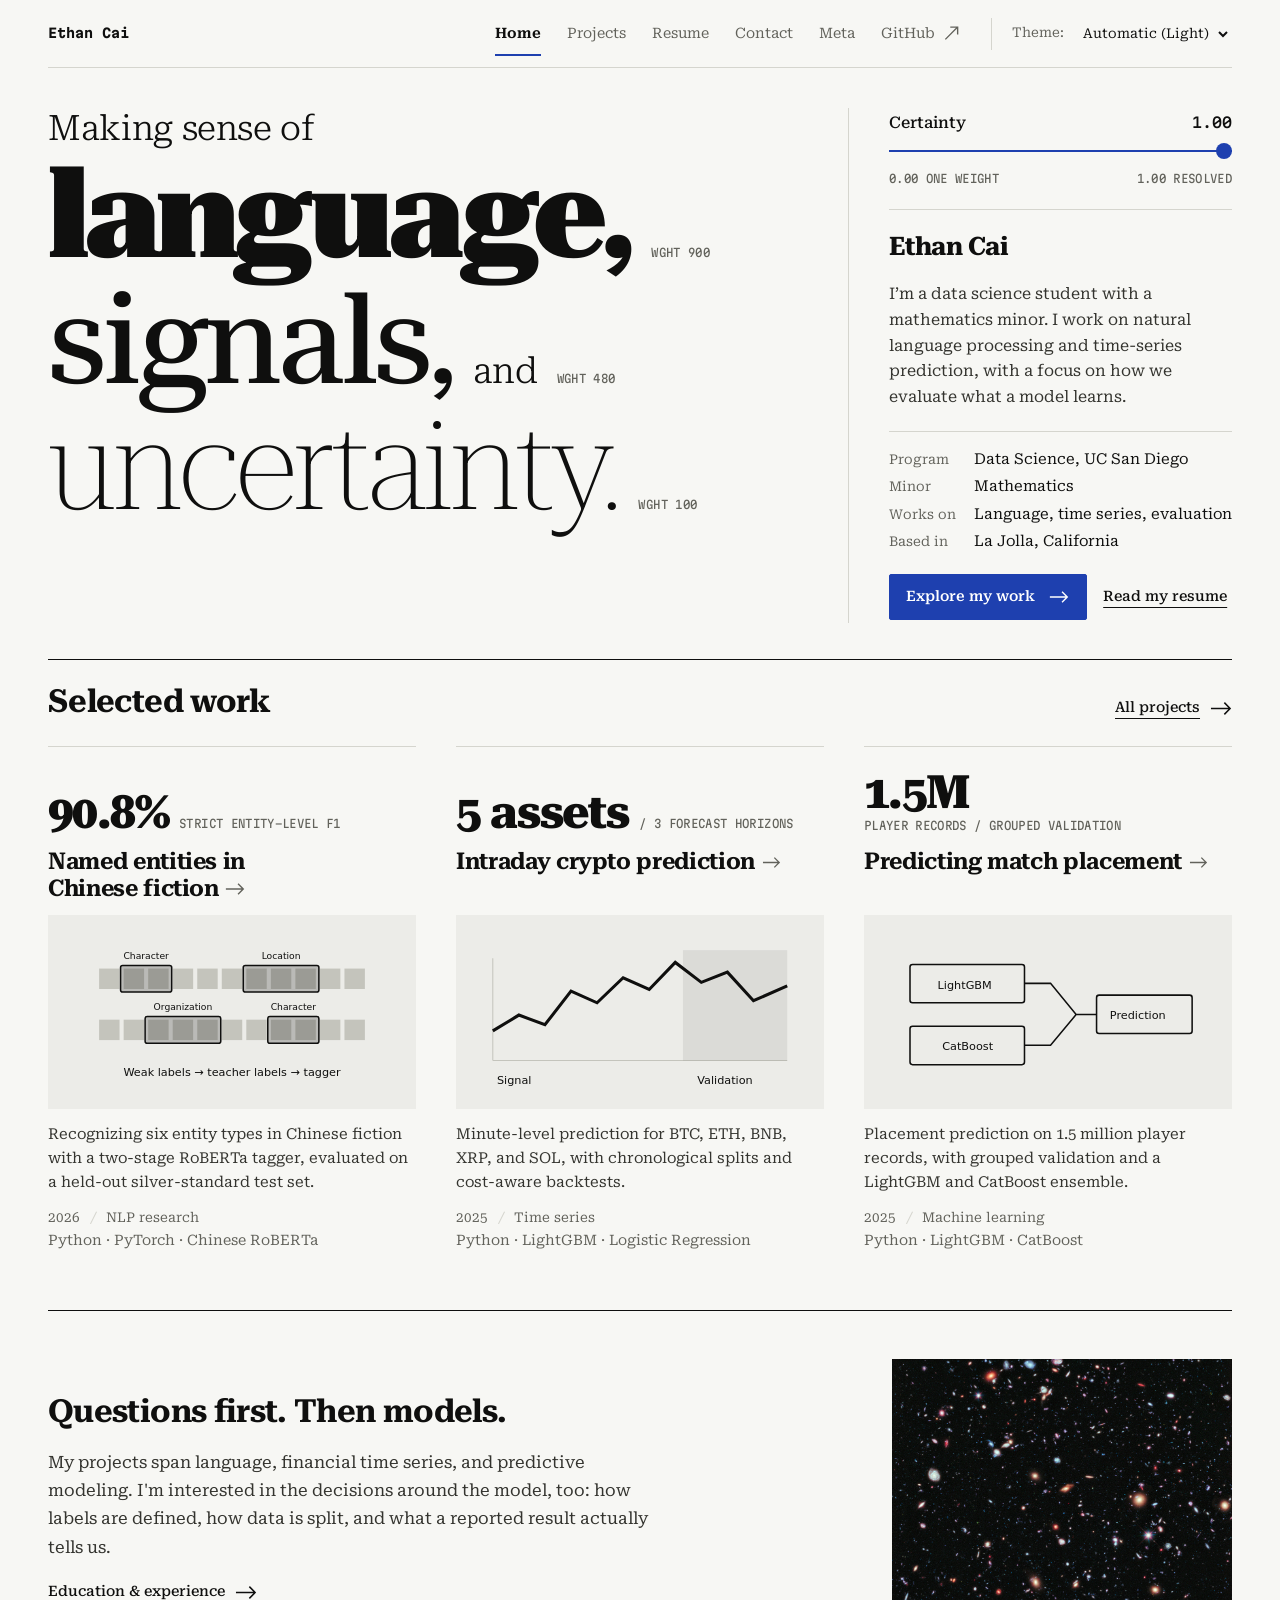
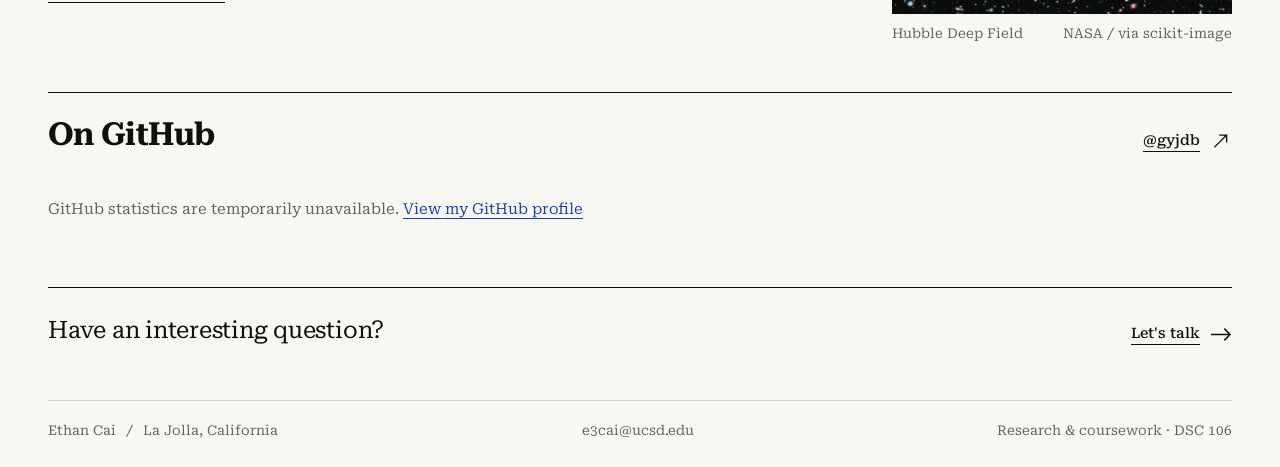
<file: index.html>
<!DOCTYPE html>
<html lang="en">
<head>
  <meta charset="utf-8">
  <meta name="viewport" content="width=device-width, initial-scale=1">
  <meta name="description" content="Ethan Cai — data science, language models, and time-series research at UC San Diego.">
  <title>Ethan Cai — Research &amp; Projects</title>
  <link rel="icon" href="favicon.svg" type="image/svg+xml">
  <link rel="preload" href="fonts/roboto-serif-latin.woff2" as="font" type="font/woff2" crossorigin>
  <link rel="stylesheet" href="style.css">
  <script type="module" src="global.js"></script>
  <script type="module" src="index.js"></script>
</head>
<body>
  <a class="skip-link" href="#main">Skip to main content</a>
  <header class="site-header">
    <a class="wordmark" href="./" aria-label="Ethan Cai, home">Ethan Cai</a>
  </header>
  <main id="main">
    <section class="specimen" aria-labelledby="intro-heading">
      <div class="stage">
        <h1 class="statement" id="intro-heading" aria-label="Making sense of language, signals, and uncertainty.">
          <span class="lead">Making sense of</span>
          <span class="word" style="--to: 900">language,<small aria-hidden="true">wght <b>900</b></small></span>
          <span class="word" style="--to: 480">signals,<span class="and">and</span><small aria-hidden="true">wght <b>480</b></small></span>
          <span class="word" style="--to: 100">uncertainty.<small aria-hidden="true">wght <b>100</b></small></span>
        </h1>
      </div>
      <div class="panel">
        <div class="axis-control">
          <label for="certainty">Certainty</label>
          <output id="certainty-value" for="certainty">1.00</output>
          <input id="certainty" type="range" min="0" max="1" step="0.01" value="1" autocomplete="off">
          <div class="ends" aria-hidden="true"><span>0.00 one weight</span><span>1.00 resolved</span></div>
        </div>
        <h2>Ethan Cai</h2>
        <p>I’m a data science student with a mathematics minor. I work on natural language processing and time-series prediction, with a focus on how we evaluate what a model learns.</p>
        <dl class="facts">
          <div><dt>Program</dt><dd>Data Science, UC San Diego</dd></div>
          <div><dt>Minor</dt><dd>Mathematics</dd></div>
          <div><dt>Works on</dt><dd>Language, time series, evaluation</dd></div>
          <div><dt>Based in</dt><dd>La Jolla, California</dd></div>
        </dl>
        <div class="actions">
          <a class="button" href="projects/">Explore my work <span class="arrow" aria-hidden="true"></span></a>
          <a class="text-link" href="resume/">Read my resume</a>
        </div>
      </div>
    </section>

    <section class="home-work" aria-labelledby="work-heading">
      <div class="section-heading">
        <h2 id="work-heading">Selected work</h2>
        <a class="text-link" href="projects/">All projects <span class="arrow" aria-hidden="true"></span></a>
      </div>
      <div class="projects" aria-live="polite" aria-busy="true"><p class="loading-message">Loading projects...</p></div>
      <noscript><p>Enable JavaScript to load projects and GitHub statistics.</p></noscript>
    </section>

    <section class="about-strip" aria-labelledby="about-heading">
      <div class="about-copy">
        <h2 id="about-heading">Questions first. Then models.</h2>
        <p>My projects span language, financial time series, and predictive modeling. I'm interested in the decisions around the model, too: how labels are defined, how data is split, and what a reported result actually tells us.</p>
        <a class="text-link" href="resume/">Education &amp; experience <span class="arrow" aria-hidden="true"></span></a>
      </div>
      <figure class="about-photo">
        <img src="images/hubble-deep-field.jpg" width="1000" height="872" loading="lazy" alt="A Hubble deep-field photograph showing many distant galaxies scattered across a dark sky.">
        <figcaption><span>Hubble Deep Field</span><span>NASA / via scikit-image</span></figcaption>
      </figure>
    </section>

    <section class="github-profile" aria-labelledby="github-heading">
      <div class="section-heading">
        <h2 id="github-heading">On GitHub</h2>
        <a class="text-link" href="https://github.com/gyjdb">@gyjdb <span class="arrow out" aria-hidden="true"></span></a>
      </div>
      <div id="profile-stats" aria-live="polite" aria-busy="true"><p class="loading-message">Loading GitHub statistics...</p></div>
    </section>
    <section class="contact-strip" aria-label="Get in touch"><p>Have an interesting question?</p><a class="text-link" href="contact/">Let's talk <span class="arrow" aria-hidden="true"></span></a></section>
  </main>
  <footer class="site-footer"><p>Ethan Cai <span aria-hidden="true">/</span> La Jolla, California</p><a href="mailto:e3cai@ucsd.edu">e3cai@ucsd.edu</a><p>Research &amp; coursework · DSC 106</p></footer>
</body>
</html>
</file>
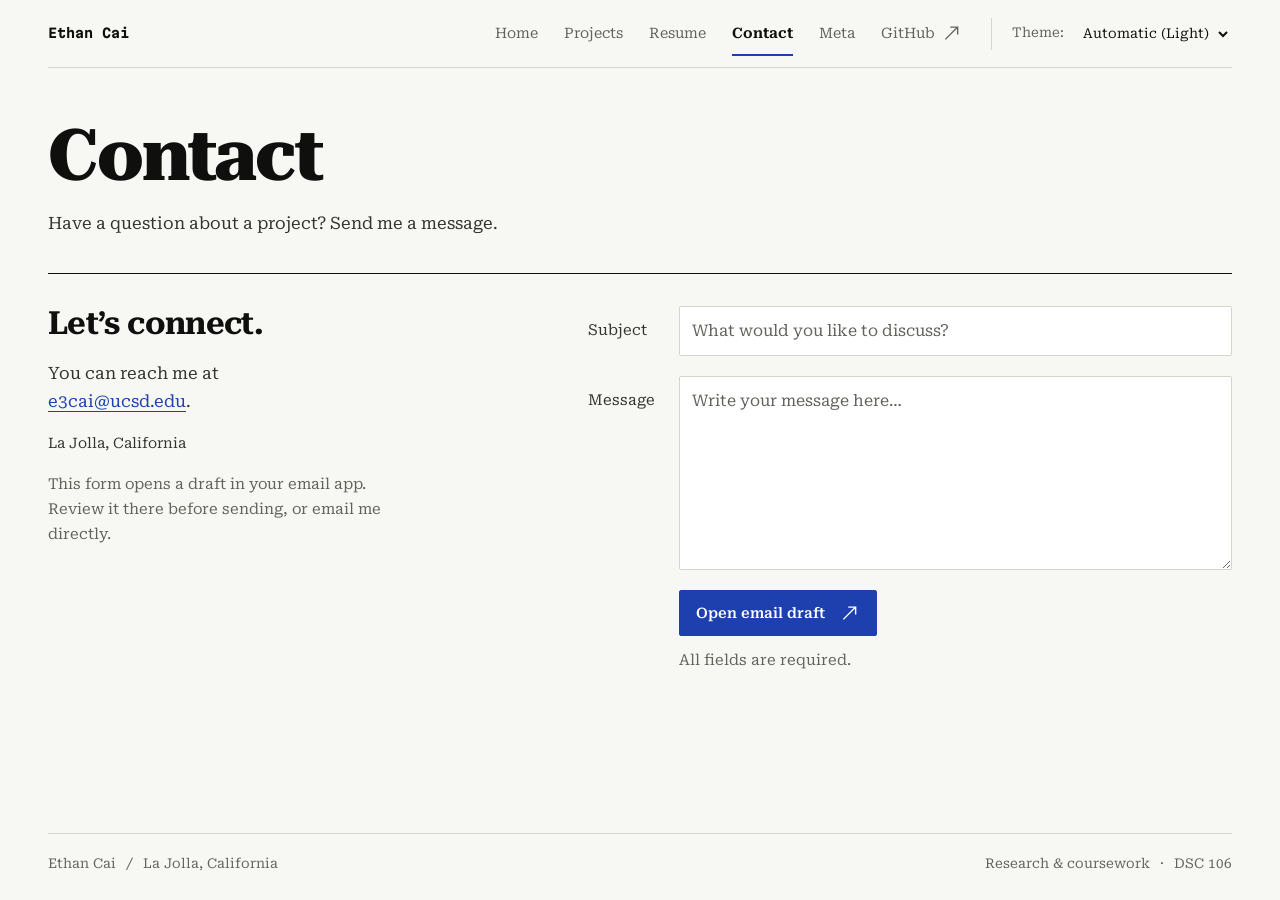
<file: contact/index.html>
<!DOCTYPE html>
<html lang="en">
<head>
  <meta charset="utf-8">
  <meta name="viewport" content="width=device-width, initial-scale=1">
  <meta name="description" content="Contact Ethan Cai by email about research, projects, or collaboration.">
  <title>Contact | Ethan Cai</title>
  <link rel="icon" href="../favicon.svg" type="image/svg+xml">
  <link rel="preload" href="../fonts/roboto-serif-latin.woff2" as="font" type="font/woff2" crossorigin>
  <link rel="stylesheet" href="../style.css">
  <script type="module" src="../global.js"></script>
</head>
<body>
  <a class="skip-link" href="#main">Skip to main content</a>
  <header class="site-header">
    <a class="wordmark" href="../" aria-label="Ethan Cai, home">Ethan Cai</a>
  </header>
  <main id="main">
<header class="page-intro">
  <h1>Contact</h1>
  <p>Have a question about a project? Send me a message.</p>
</header>
<div class="contact-layout">
  <section class="contact-info" aria-labelledby="contact-info-heading">
    <h2 id="contact-info-heading">Let’s connect.</h2>
    <p>You can reach me at<br><a href="mailto:e3cai@ucsd.edu">e3cai@ucsd.edu</a>.</p>
    <p class="role">La Jolla, California</p>
    <p class="form-note" id="mail-note">This form opens a draft in your email app. Review it there before sending, or email me directly.</p>
  </section>
  <form action="mailto:e3cai@ucsd.edu" method="GET" aria-label="Email Ethan" aria-describedby="mail-note">
    <label for="subject">
      <span class="label-text">Subject</span>
      <input type="text" id="subject" name="subject"
             placeholder="What would you like to discuss?" required>
    </label>
    <label for="body">
      <span class="label-text">Message</span>
      <textarea id="body" name="body" rows="7"
                placeholder="Write your message here…" required></textarea>
    </label>
    <button type="submit">Open email draft <span class="arrow out" aria-hidden="true"></span></button>
    <p class="form-note">All fields are required.</p>
  </form>
</div>
  </main>
  <footer class="site-footer">
    <p>Ethan Cai <span aria-hidden="true">/</span> La Jolla, California</p>
    <p>Research &amp; coursework <span aria-hidden="true">·</span> DSC 106</p>
  </footer>
</body>
</html>
</file>
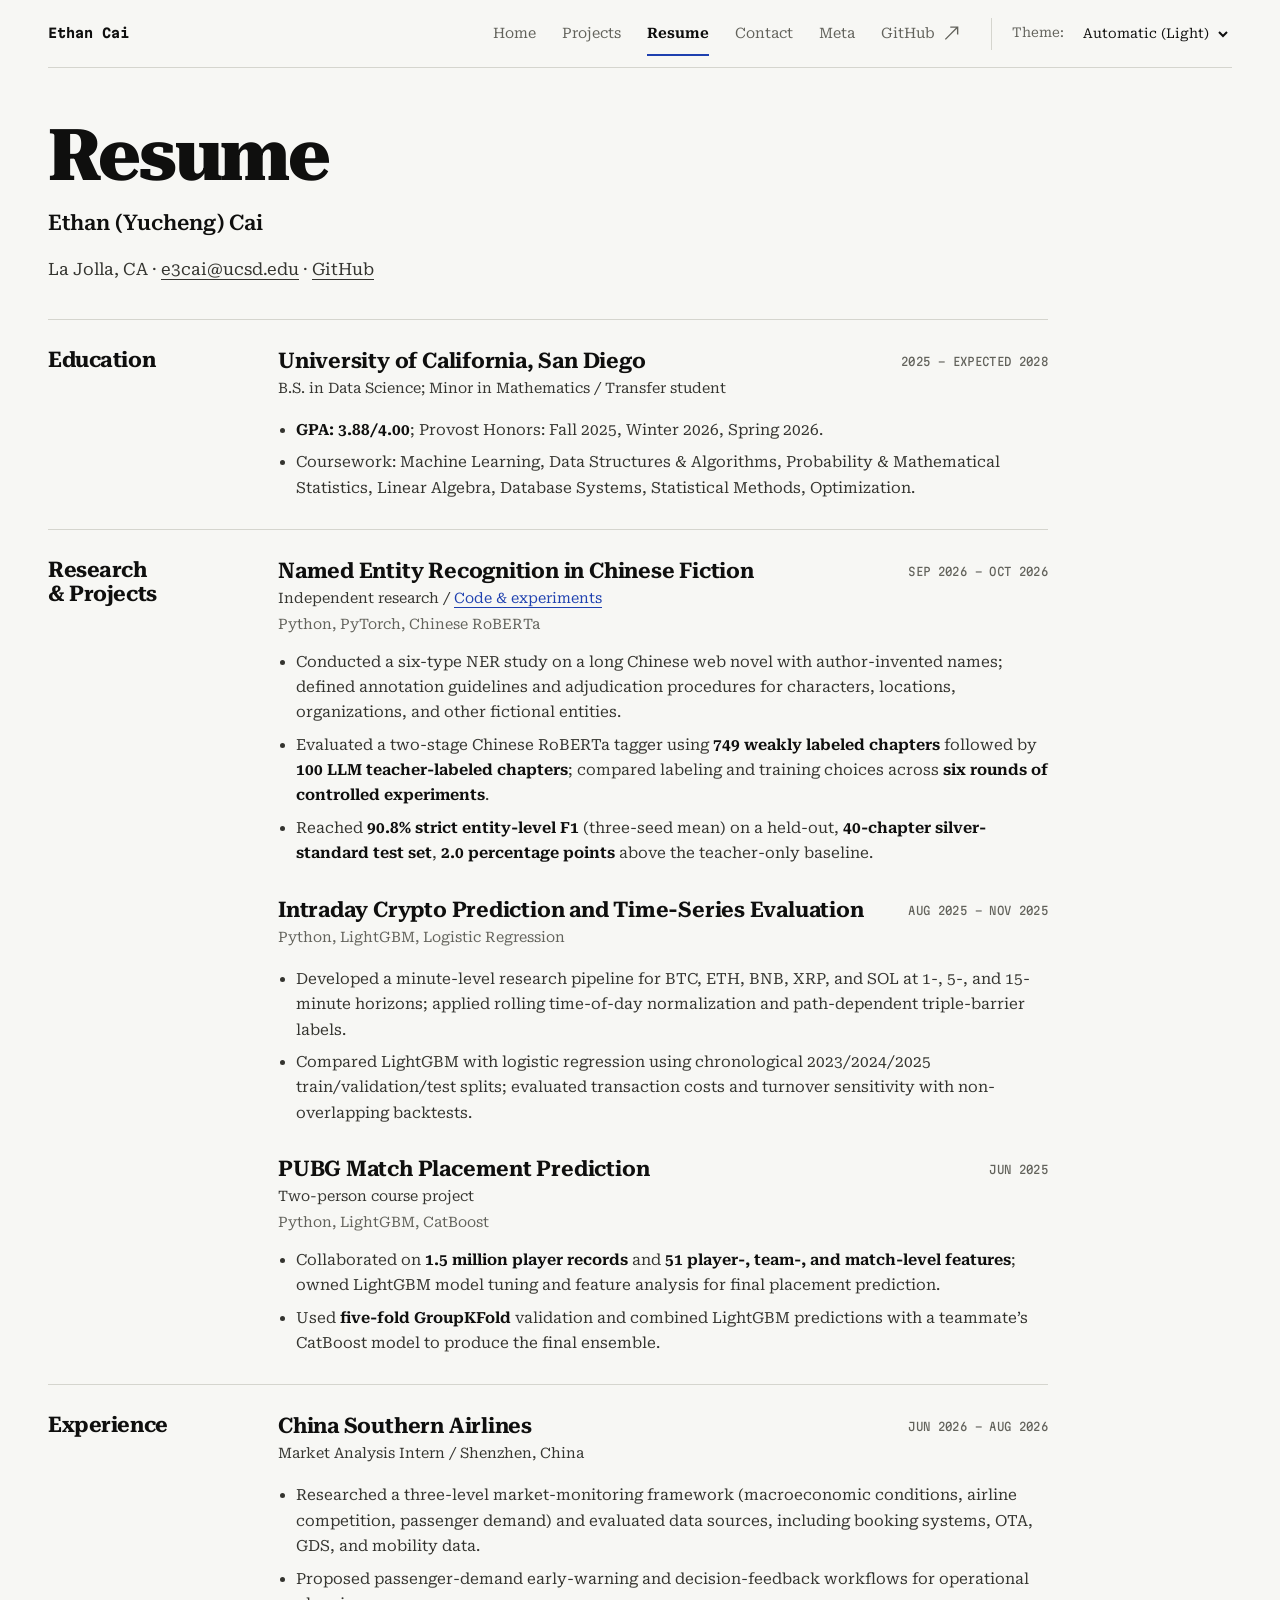
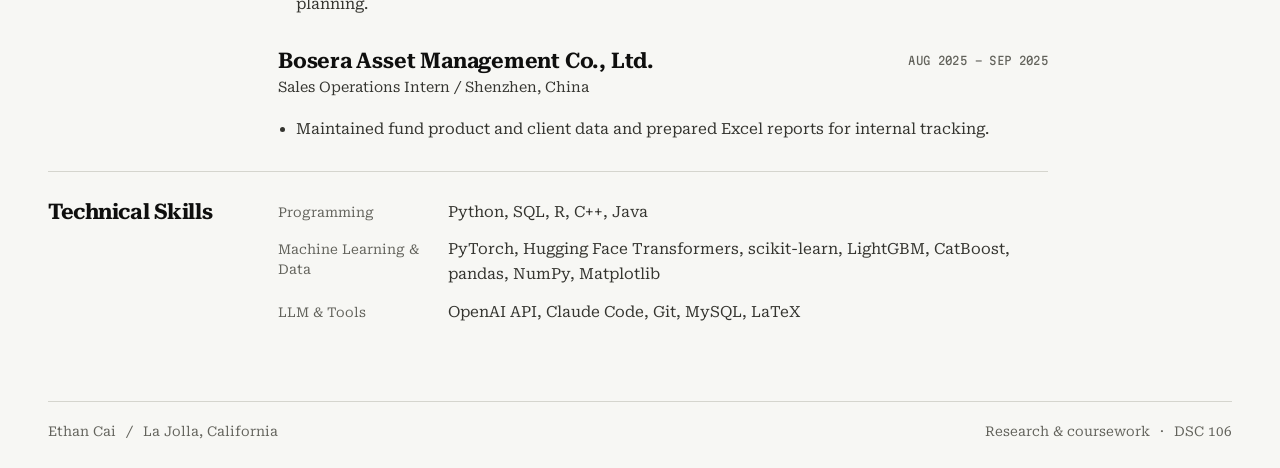
<file: resume/index.html>
<!DOCTYPE html>
<html lang="en">
<head>
  <meta charset="utf-8">
  <meta name="viewport" content="width=device-width, initial-scale=1">
  <meta name="description" content="Education, research, experience, and technical skills of Ethan (Yucheng) Cai.">
  <title>Resume | Ethan Cai</title>
  <link rel="icon" href="../favicon.svg" type="image/svg+xml">
  <link rel="preload" href="../fonts/roboto-serif-latin.woff2" as="font" type="font/woff2" crossorigin>
  <link rel="stylesheet" href="../style.css">
  <script type="module" src="../global.js"></script>
</head>
<body>
  <a class="skip-link" href="#main">Skip to main content</a>
  <header class="site-header">
    <a class="wordmark" href="../" aria-label="Ethan Cai, home">Ethan Cai</a>
  </header>
  <main id="main">
<header class="page-intro resume-intro">
  <h1>Resume</h1>
  <p class="resume-name">Ethan (Yucheng) Cai</p>
  <p>La Jolla, CA <span aria-hidden="true">·</span> <a href="mailto:e3cai@ucsd.edu">e3cai@ucsd.edu</a> <span aria-hidden="true">·</span> <a href="https://github.com/gyjdb">GitHub</a></p>
</header>
<div class="resume-content">
  <section class="resume-section" id="education" aria-labelledby="education-heading">
    <h2 id="education-heading">Education</h2>
    <article class="resume-entry">
      <header>
        <h3>University of California, San Diego</h3>
        <p class="role">B.S. in Data Science; Minor in Mathematics <span aria-hidden="true">/</span> Transfer student</p>
        <p class="meta"><time datetime="2025">2025</time> &ndash; Expected <time datetime="2028">2028</time></p>
      </header>
      <ul>
        <li><strong>GPA: 3.88/4.00</strong>; Provost Honors: Fall 2025, Winter 2026, Spring 2026.</li>
        <li>Coursework: Machine Learning, Data Structures &amp; Algorithms, Probability &amp; Mathematical Statistics, Linear Algebra, Database Systems, Statistical Methods, Optimization.</li>
      </ul>
    </article>
  </section>
  <section class="resume-section" aria-labelledby="research-heading">
    <h2 id="research-heading">Research &amp; Projects</h2>
  <article class="resume-entry">
    <header>
      <h3><a href="../projects/index.html#ner">Named Entity Recognition in Chinese Fiction</a></h3>
      <p class="role">Independent research <span aria-hidden="true">/</span> <a href="https://github.com/gyjdb/chinese-novel-ner">Code &amp; experiments</a></p>
      <p class="tools">Python, PyTorch, Chinese RoBERTa</p>
      <p class="meta"><time datetime="2026-09">Sep 2026</time> &ndash; <time datetime="2026-10">Oct 2026</time></p>
    </header>
    <ul>
      <li>Conducted a six-type NER study on a long Chinese web novel with author-invented names; defined annotation guidelines and adjudication procedures for characters, locations, organizations, and other fictional entities.</li>
      <li>Evaluated a two-stage Chinese RoBERTa tagger using <strong>749 weakly labeled chapters</strong> followed by <strong>100 LLM teacher-labeled chapters</strong>; compared labeling and training choices across <strong>six rounds of controlled experiments</strong>.</li>
      <li>Reached <strong>90.8% strict entity-level F1</strong> (three-seed mean) on a held-out, <strong>40-chapter silver-standard test set</strong>, <strong>2.0 percentage points</strong> above the teacher-only baseline.</li>
    </ul>
  </article>
  <article class="resume-entry">
    <header>
      <h3><a href="../projects/index.html#crypto">Intraday Crypto Prediction and Time-Series Evaluation</a></h3>
      <p class="tools">Python, LightGBM, Logistic Regression</p>
      <p class="meta"><time datetime="2025-08">Aug 2025</time> &ndash; <time datetime="2025-11">Nov 2025</time></p>
    </header>
    <ul>
      <li>Developed a minute-level research pipeline for BTC, ETH, BNB, XRP, and SOL at 1-, 5-, and 15-minute horizons; applied rolling time-of-day normalization and path-dependent triple-barrier labels.</li>
      <li>Compared LightGBM with logistic regression using chronological 2023/2024/2025 train/validation/test splits; evaluated transaction costs and turnover sensitivity with non-overlapping backtests.</li>
    </ul>
  </article>
  <article class="resume-entry">
    <header>
      <h3><a href="../projects/index.html#pubg">PUBG Match Placement Prediction</a></h3>
      <p class="role">Two-person course project</p>
      <p class="tools">Python, LightGBM, CatBoost</p>
      <p class="meta"><time datetime="2025-06">Jun 2025</time></p>
    </header>
    <ul>
      <li>Collaborated on <strong>1.5 million player records</strong> and <strong>51 player-, team-, and match-level features</strong>; owned LightGBM model tuning and feature analysis for final placement prediction.</li>
      <li>Used <strong>five-fold GroupKFold</strong> validation and combined LightGBM predictions with a teammate’s CatBoost model to produce the final ensemble.</li>
    </ul>
  </article>
  </section>
  <section class="resume-section" aria-labelledby="experience-heading">
    <h2 id="experience-heading">Experience</h2>
  <article class="resume-entry">
    <header>
      <h3>China Southern Airlines</h3>
      <p class="role">Market Analysis Intern <span aria-hidden="true">/</span> Shenzhen, China</p>
      <p class="meta"><time datetime="2026-06">Jun 2026</time> &ndash; <time datetime="2026-08">Aug 2026</time></p>
    </header>
    <ul>
      <li>Researched a three-level market-monitoring framework (macroeconomic conditions, airline competition, passenger demand) and evaluated data sources, including booking systems, OTA, GDS, and mobility data.</li>
      <li>Proposed passenger-demand early-warning and decision-feedback workflows for operational planning.</li>
    </ul>
  </article>
  <article class="resume-entry">
    <header>
      <h3>Bosera Asset Management Co., Ltd.</h3>
      <p class="role">Sales Operations Intern <span aria-hidden="true">/</span> Shenzhen, China</p>
      <p class="meta"><time datetime="2025-08">Aug 2025</time> &ndash; <time datetime="2025-09">Sep 2025</time></p>
    </header>
    <ul>
      <li>Maintained fund product and client data and prepared Excel reports for internal tracking.</li>
    </ul>
  </article>
  </section>
  <section class="resume-section" aria-labelledby="skills-heading">
    <h2 id="skills-heading">Technical Skills</h2>
    <dl class="skills-list">
      <dt>Programming</dt>
      <dd>Python, SQL, R, C++, Java</dd>
      <dt>Machine Learning &amp; Data</dt>
      <dd>PyTorch, Hugging Face Transformers, scikit-learn, LightGBM, CatBoost, pandas, NumPy, Matplotlib</dd>
      <dt>LLM &amp; Tools</dt>
      <dd>OpenAI API, Claude Code, Git, MySQL, LaTeX</dd>
    </dl>
  </section>
</div>
  </main>
  <footer class="site-footer">
    <p>Ethan Cai <span aria-hidden="true">/</span> La Jolla, California</p>
    <p>Research &amp; coursework <span aria-hidden="true">·</span> DSC 106</p>
  </footer>
</body>
</html>
</file>
<file: style.css>
@font-face { font-family: "Roboto Serif"; font-style: normal; font-weight: 100 900; font-display: swap; src: url("fonts/roboto-serif-latin.woff2") format("woff2"); }
@font-face { font-family: "Martian Mono"; font-style: normal; font-weight: 100 800; font-stretch: 75% 112.5%; font-display: swap; src: url("fonts/martian-mono-latin.woff2") format("woff2"); }
/* The home page's certainty axis. Registered as a number so it can set font weights. */
@property --certainty { syntax: "<number>"; inherits: true; initial-value: 1; }
:root {
  color-scheme: light dark;
  --paper: light-dark(#f7f7f4, #121311);
  --ink: light-dark(#0f0f0e, #f3f3ee);
  --text: light-dark(#34342f, #c8c8c0);
  --muted: light-dark(#62625b, #9b9b92);
  --line: light-dark(#d5d5ce, #33342f);
  --soft: light-dark(#ecece8, #1b1c19);
  --field: light-dark(#fff, #181917);
  /* One accent, kept for what is live, linked, or selected. */
  --color-accent: light-dark(#1e40af, #a3b8ff);
  --on-accent: light-dark(#fff, #0c1230);
  --selected: light-dark(#e3e8f6, #1c2442);
  /* Lab 5 pie chart: one blue ramp, newest year first. Checked as an ordinal ramp
     (monotone lightness, visible steps, faintest step >= 2:1) against both page colors.
     A fourth project year needs a --year-4 step. */
  --year-1: light-dark(#1e40af, #a3b8ff);
  --year-2: light-dark(#476dd1, #668dee);
  --year-3: light-dark(#84a3ea, #3f62be);
  /* Lab 8 file chart: one color per technology. Checked as a categorical palette on both page colors
     (every pair stays apart for color-blind readers, and each has 3:1 contrast with the page). */
  --lang-js: light-dark(#14938d, #33a6a0);
  --lang-css: light-dark(#84307f, #a34f9e);
  --lang-html: light-dark(#bd5833, #cb6440);
  --serif: "Roboto Serif", Georgia, "Times New Roman", serif;
  --mono: "Martian Mono", ui-monospace, Consolas, monospace;
  --arrow: url("data:image/svg+xml,%3Csvg xmlns='http://www.w3.org/2000/svg' viewBox='0 0 23 16'%3E%3Cpath d='M1 8h20M15 2l6 6-6 6' fill='none' stroke='%23000' stroke-width='1.6'/%3E%3C/svg%3E");
  --plus: url("data:image/svg+xml,%3Csvg xmlns='http://www.w3.org/2000/svg' viewBox='0 0 16 16'%3E%3Cpath d='M8 1.5v13M1.5 8h13' fill='none' stroke='%23000' stroke-width='1.6'/%3E%3C/svg%3E");
  --minus: url("data:image/svg+xml,%3Csvg xmlns='http://www.w3.org/2000/svg' viewBox='0 0 16 16'%3E%3Cpath d='M1.5 8h13' fill='none' stroke='%23000' stroke-width='1.6'/%3E%3C/svg%3E");
  accent-color: var(--color-accent);
}
* { box-sizing: border-box; }
html { scroll-padding-top: 24px; }
body { margin: 0 auto; max-width: 1392px; padding: 0 48px; min-height: 100vh; display: flex; flex-direction: column; font: 400 17px/1.65 var(--serif); font-optical-sizing: auto; color: var(--text); background: var(--paper); -webkit-font-smoothing: antialiased; overflow-wrap: break-word; }
main { flex: 1; }
h1,h2,h3,h4,p,figure,dl { margin: 0; }
h1,h2,h3 { color: var(--ink); font-family: var(--serif); text-wrap: balance; }
h1 { font-size: clamp(2.75rem, 5.6vw, 4.75rem); font-weight: 780; line-height: 1; letter-spacing: -.03em; }
h2 { font-size: 2rem; font-weight: 660; line-height: 1.1; letter-spacing: -.02em; }
h3 { font-size: 1.35rem; font-weight: 640; line-height: 1.2; letter-spacing: -.01em; }
a { color: var(--color-accent); text-decoration-thickness: 1px; text-underline-offset: 4px; }
a:hover { text-decoration-thickness: 2px; }
a,button,input,select,textarea { -webkit-tap-highlight-color: transparent; }
button,input,select,textarea { font: inherit; }
button,a,select { touch-action: manipulation; }
button { cursor: pointer; }
:focus-visible { outline: 2px solid var(--color-accent); outline-offset: 4px; }
::selection { background: var(--color-accent); color: var(--on-accent); }
input,textarea { caret-color: var(--color-accent); }
img { max-width: 100%; display: block; height: auto; }
[hidden] { display: none !important; }
/* The small monospace voice, kept for measurements: axis values, dates, counts and their units. */
.word small,.axis-control .ends,.project-result,#profile-stats dt,.stats dt,.results-count,.legend-value,.meta,.axis text,.language-scope,.language-list dt,.language-legend li,#files small,dl.info dt,.commit-table th { font: 400 11.5px/1.55 var(--mono); font-stretch: 87.5%; letter-spacing: .03em; text-transform: uppercase; }
/* The small serif voice, for navigation, labels, and captions. */
.site-header nav a,.color-scheme,.facts dt,.project-meta,.about-photo figcaption,.site-footer,.filter-tabs button,.tools,.role,.project-facts dt,.skills-list dt,form label { font: 400 .84rem/1.5 var(--serif); }
.visually-hidden { position: absolute; width: 1px; height: 1px; margin: -1px; padding: 0; overflow: hidden; clip-path: inset(50%); white-space: nowrap; border: 0; }
.skip-link { position: absolute; top: -80px; left: 16px; padding: 10px; background: var(--paper); border: 2px solid var(--color-accent); z-index: 20; }
.skip-link:focus { top: 8px; }
.arrow { flex: none; display: inline-block; width: 1.5em; height: 1em; background: currentColor; -webkit-mask: var(--arrow) center / contain no-repeat; mask: var(--arrow) center / contain no-repeat; }
.arrow.out { transform: rotate(-45deg); }
.button,button[type=submit] { display: inline-flex; align-items: center; justify-content: space-between; gap: .85rem; min-height: 46px; padding: 0 1rem; border: 1px solid var(--color-accent); border-radius: 2px; background: var(--color-accent); color: var(--on-accent); font: 560 .9rem/1.2 var(--serif); text-decoration: none; }
.button:hover,button[type=submit]:hover { border-color: var(--ink); background: var(--ink); color: var(--paper); }
.text-link { display: inline-flex; align-items: center; gap: .65rem; padding-block: .5rem; color: var(--ink); font: 500 .9rem/1.3 var(--serif); letter-spacing: 0; white-space: nowrap; text-decoration: underline; text-decoration-thickness: 1px; text-underline-offset: 6px; }
.text-link:hover { color: var(--color-accent); }
.site-header { min-height: 68px; display: flex; align-items: center; gap: 28px; border-bottom: 1px solid var(--line); }
.wordmark { color: var(--ink); font: 700 13px/1 var(--mono); text-decoration: none; white-space: nowrap; }
.site-header nav { display: flex; gap: 26px; margin-left: auto; align-items: stretch; }
.site-header nav a { display: flex; align-items: center; gap: 6px; position: relative; min-height: 44px; color: var(--muted); font-size: .9rem; text-decoration: none; }
.site-header nav a:hover { color: var(--ink); }
/* The current page is set heavier, the way the home page sets what is certain. */
.site-header nav a.current { color: var(--ink); font-weight: 640; }
.site-header nav a.current::after { content: ""; position: absolute; bottom: 0; left: 0; right: 0; height: 2px; background: var(--color-accent); }
.color-scheme { display: flex; align-items: center; gap: 8px; border-left: 1px solid var(--line); padding-left: 20px; color: var(--muted); }
.color-scheme select { min-height: 32px; padding: 4px 6px; border: 1px solid transparent; border-radius: 2px; background: var(--paper); color: var(--ink); font: inherit; letter-spacing: inherit; text-transform: inherit; cursor: pointer; }
.color-scheme select:hover { border-color: var(--line); }
/* Home: the specimen. Each word's weight runs from one shared weight to its own as certainty goes from 0 to 1. */
.specimen { display: grid; grid-template-columns: minmax(0,1fr) minmax(19rem,24rem); gap: 0 3.25rem; padding: 2.5rem 0 2.25rem; }
.stage { container-type: inline-size; min-width: 0; }
.statement { font-size: 1rem; font-weight: 400; letter-spacing: 0; }
.statement .lead { display: block; margin-bottom: .12em; font-size: clamp(1.5rem, 4.7cqw, 2.5rem); font-weight: 300; line-height: 1.15; letter-spacing: -.01em; }
/* The words are as large as the column allows. The second limit keeps the widest word, at any certainty, on one line with its readout. */
.word { display: flex; align-items: baseline; gap: .16em; font-size: clamp(2.5rem, min(16.2cqw, (100cqw - 4.2rem) / 5.6), 9rem); font-weight: calc(480 + (var(--to) - 480) * var(--certainty)); line-height: 1.04; letter-spacing: -.035em; white-space: nowrap; }
.word .and { font-size: .3em; font-weight: 300; letter-spacing: -.01em; }
.word small { color: var(--muted); font-weight: 400; white-space: nowrap; }
.word small b { font-weight: inherit; font-variant-numeric: tabular-nums; }
/* On arrival the sentence resolves once, from one shared weight into its reading. */
@keyframes resolve { from { --certainty: 0; } }
@media(prefers-reduced-motion:no-preference) { .specimen { animation: resolve 1.6s cubic-bezier(.16,1,.3,1) .3s backwards; } }
.panel { display: flex; flex-direction: column; gap: 1.35rem; border-left: 1px solid var(--line); padding: .3rem 0 .2rem 2.5rem; }
.panel h2 { font-size: 1.6rem; font-weight: 700; }
.panel > p { font-size: 1rem; line-height: 1.6; }
.axis-control { display: grid; grid-template-columns: minmax(0,1fr) auto; align-items: baseline; gap: .55rem 1rem; border-bottom: 1px solid var(--line); padding-bottom: 1.35rem; }
.axis-control label { color: var(--ink); font: 500 1rem/1.2 var(--serif); }
.axis-control output { color: var(--ink); font: 500 .9rem/1 var(--mono); font-variant-numeric: tabular-nums; }
.axis-control input { --fill: var(--certainty); }
.time-filter input { --fill: var(--progress, 0); }
.axis-control input,.time-filter input { grid-column: 1 / -1; width: 100%; height: 20px; margin: 0; border: 0; padding: 0; background: none; -webkit-appearance: none; appearance: none; cursor: ew-resize; }
.axis-control input::-webkit-slider-runnable-track,.time-filter input::-webkit-slider-runnable-track { height: 2px; background: linear-gradient(var(--color-accent) 0 0) 0 / calc(var(--fill) * 100%) 100% no-repeat, var(--line); }
.axis-control input::-moz-range-track,.time-filter input::-moz-range-track { height: 2px; background: linear-gradient(var(--color-accent) 0 0) 0 / calc(var(--fill) * 100%) 100% no-repeat, var(--line); }
.axis-control input::-webkit-slider-thumb,.time-filter input::-webkit-slider-thumb { -webkit-appearance: none; width: 16px; height: 16px; margin-top: -7px; border-radius: 50%; background: var(--color-accent); }
.axis-control input::-moz-range-thumb,.time-filter input::-moz-range-thumb { width: 16px; height: 16px; border: 0; border-radius: 50%; background: var(--color-accent); }
.axis-control .ends { grid-column: 1 / -1; display: flex; justify-content: space-between; color: var(--muted); }
/* The facts, as a small table: labels in one column, values in the other. */
.facts { display: grid; grid-template-columns: auto minmax(0,1fr); gap: .4rem 1.1rem; border-top: 1px solid var(--line); padding-top: 1.05rem; font-size: .94rem; line-height: 1.4; }
.facts > div { display: grid; grid-template-columns: subgrid; grid-column: 1 / -1; align-items: baseline; }
.facts dt { color: var(--muted); }
.facts dd { margin: 0; color: var(--ink); }
/* On a short, wide window the hero tightens, and the words are bounded by height as well as width,
   so the first results stay in the first screen. A very short one drops the facts table. */
@media (min-width: 1001px) and (max-height: 820px) {
  .specimen { padding: 1.4rem 0 1.1rem; }
  .word { font-size: clamp(2.5rem, min(16.2cqw, (100cqw - 4.2rem) / 5.6, (100svh - 20.5rem) / 3.12), 9rem); }
  .panel { gap: .9rem; }
  .axis-control { padding-bottom: .95rem; }
  .panel h2 { font-size: 1.4rem; }
  .panel > p { font-size: .94rem; line-height: 1.5; }
  .facts { gap: .25rem 1.1rem; padding-top: .8rem; font-size: .9rem; }
  .home-work .section-heading { padding: .85rem 0 .75rem; }
}
@media (min-width: 1001px) and (max-height: 715px) {
  .facts { display: none; }
}
.actions { display: flex; flex-wrap: wrap; align-items: center; gap: .9rem 1rem; }
.home-work,.about-strip,.github-profile { border-top: 1px solid var(--ink); }
.section-heading { display: flex; align-items: baseline; justify-content: space-between; gap: 1.25rem; padding: 1.5rem 0 1.25rem; }
/* Project cards. Lab 2's auto-fill grid, with subgrid rows so the parts of neighboring cards line up. */
.projects { container-type: inline-size; display: grid; grid-template-columns: repeat(auto-fill, minmax(17.5em, 1fr)); grid-auto-flow: row dense; gap: 0 2.5rem; }
.projects > article { position: relative; min-width: 0; display: grid; grid-template-rows: subgrid; grid-row: span 5; gap: .85rem; border-top: 1px solid var(--line); padding: 1.35rem 0 2.2rem; }
.project-result { display: flex; flex-wrap: wrap; align-items: baseline; gap: .15rem .7rem; align-self: end; color: var(--muted); }
.project-result > strong { color: var(--ink); font: 780 clamp(2.3rem, 3.6vw, 3.25rem)/1 var(--serif); font-stretch: normal; letter-spacing: -.035em; text-transform: none; }
.projects h2,.projects h3 { font-size: 1.45rem; font-weight: 640; line-height: 1.15; letter-spacing: -.015em; }
/* A card without a figure starts with its title, which takes the figure's row as well as its own. */
.projects > article:not(.has-result) > .project-result { display: none; }
.projects > article:not(.has-result) > :is(h2,h3) { grid-row: span 2; }
/* The whole card opens its project: the title's link is stretched over the card, and the arrow says so. */
.projects :is(h2,h3) a { color: inherit; text-decoration: none; }
.projects :is(h2,h3) a::after { content: ""; position: absolute; inset: 0; }
.projects :is(h2,h3) .arrow { font-size: .6em; color: var(--muted); transition: translate 150ms, color 150ms; }
.projects article:hover :is(h2,h3) a { color: var(--color-accent); text-decoration: underline; text-decoration-thickness: 1px; }
.projects article:hover .arrow { color: var(--color-accent); translate: 3px 0; }
.projects article:hover .arrow.out { translate: 2px -2px; }
.projects :is(h2,h3) a:focus-visible { outline: none; }
.projects :is(h2,h3) a:focus-visible::after { outline: 2px solid var(--color-accent); outline-offset: 4px; }
/* A wide card takes a whole row where the grid has more than one column, and shows its image as a strip. */
@container (min-width: 40rem) {
  .projects > .project-wide { grid-column: 1 / -1; }
  .projects > .project-wide img { aspect-ratio: 4 / 1; }
  .projects > .project-wide .project-description { max-width: 62ch; }
}
.projects img { width: 100%; aspect-ratio: 16 / 8.4; object-fit: cover; background: var(--soft); }
.project-description { font-size: .94rem; line-height: 1.6; text-wrap: pretty; }
.project-meta { display: flex; flex-wrap: wrap; gap: .1rem .6rem; color: var(--muted); font-variant-numeric: tabular-nums; }
/* Year and area share the first line; the tools always take the second, so every card reads the same. */
.project-meta .tools { flex-basis: 100%; }
.project-meta .project-year::after { content: "/"; margin-left: .6rem; color: var(--line); }
.project-placeholder img { opacity: .6; }
.loading-message,.empty-message,.status-message { grid-column: 1 / -1; padding: 1.1rem 0; color: var(--muted); font-size: .94rem; }
.about-strip { display: grid; grid-template-columns: minmax(0,1.3fr) minmax(0,.8fr); align-items: center; gap: 4.5rem; margin-top: 1.5rem; padding: 3rem 0; }
.about-copy { max-width: 62ch; }
.about-copy > p { margin-top: 1.2rem; }
.about-copy .text-link { margin-top: .9rem; }
.about-photo { width: 100%; max-width: 340px; justify-self: end; }
.about-photo img { width: 100%; aspect-ratio: 4 / 3; object-fit: cover; }
.about-photo figcaption { display: flex; flex-wrap: wrap; justify-content: space-between; gap: .25rem 1rem; margin-top: .6rem; color: var(--muted); }
/* Numerals: live figures on Home and code statistics on Meta share one specimen. */
#profile-stats dl,.stats { display: grid; grid-template-columns: repeat(4,minmax(0,1fr)); border-block: 1px solid var(--line); }
#profile-stats dl > div,.stats > div { padding: 1.1rem 1.5rem 1.3rem; border-left: 1px solid var(--line); }
#profile-stats dl > div:first-child,.stats > div:first-child { border: 0; padding-left: 0; }
#profile-stats dt,.stats dt { color: var(--muted); }
#profile-stats dd,.stats dd { margin: .3rem 0 0; color: var(--ink); font: 300 2.6rem/1.05 var(--serif); letter-spacing: -.03em; font-variant-numeric: tabular-nums; }
.contact-strip { display: flex; flex-wrap: wrap; align-items: baseline; justify-content: space-between; gap: .4rem 1.25rem; margin-top: 3rem; border-top: 1px solid var(--ink); padding: 1.7rem 0 0; color: var(--ink); font: 400 1.5rem/1.3 var(--serif); letter-spacing: -.01em; }
.site-footer { display: flex; align-items: center; justify-content: space-between; flex-wrap: wrap; gap: .75rem 1.4rem; margin-top: 3rem; border-top: 1px solid var(--line); padding: 1.25rem 0 1.6rem; color: var(--muted); }
.site-footer a { color: inherit; text-decoration: none; }
.site-footer a:hover { color: var(--color-accent); text-decoration: underline; }
.site-footer p > span { margin: 0 6px; }
.page-intro { padding: 3.25rem 0 2.25rem; max-width: 54rem; }
.page-intro > p { margin-top: 1.1rem; max-width: 62ch; }
.project-total { display: inline-block; vertical-align: top; margin: .5em 0 0 .65em; border: 1px solid var(--line); border-radius: 2px; padding: .4em .6em; color: var(--muted); font: 400 .8rem/1 var(--mono); letter-spacing: 0; }
.project-toolbar { display: flex; flex-wrap: wrap; align-items: center; justify-content: space-between; gap: 12px; border-block: 1px solid var(--line); padding: 12px 0; }
.filter-tabs { display: flex; gap: 8px; flex-wrap: wrap; }
.filter-tabs button { min-height: 36px; border: 1px solid var(--line); border-radius: 2px; padding: 0 12px; background: transparent; color: var(--muted); font-size: .88rem; }
.filter-tabs button:hover { border-color: var(--ink); color: var(--ink); }
.filter-tabs button[aria-pressed=true] { border-color: var(--color-accent); background: var(--selected); color: var(--color-accent); font-weight: 640; }
.project-search { display: flex; align-items: center; gap: 8px; }
.project-search input { width: 220px; min-height: 36px; border: 1px solid var(--line); border-radius: 2px; padding: 5px 10px; background: var(--field); color: var(--ink); font: 400 .94rem/1.3 var(--serif); }
.project-search input:hover { border-color: var(--muted); }
.results-count { padding: 6px 0 18px; color: var(--muted); }
.year-chart { display: grid; grid-template-columns: auto minmax(0,1fr); grid-template-areas: "plot caption" "plot legend"; align-content: center; gap: 12px 40px; margin: 0; padding: 20px 0 16px; }
#projects-pie-plot { grid-area: plot; width: 132px; overflow: visible; }
/* The page-colored stroke is the 2px gap between slices. */
#projects-pie-plot path { fill: var(--color); stroke: var(--paper); stroke-width: 2px; stroke-linejoin: round; vector-effect: non-scaling-stroke; cursor: pointer; transition: fill 300ms, fill-opacity 300ms, transform 300ms; }
.year-chart.has-hover path:not(.is-hovered) { fill-opacity: .5; }
#projects-pie-plot:has(.selected) path:not(.selected, .is-hovered) { fill: var(--line); }
#projects-pie-plot path.selected { transform: translate(calc(var(--dx) * 4px), calc(var(--dy) * 4px)); }
.year-chart-caption { grid-area: caption; display: flex; flex-wrap: wrap; align-items: baseline; align-content: center; gap: 2px 16px; }
.year-chart-caption strong { color: var(--ink); font: 640 1.1rem/1.3 var(--serif); }
.year-chart-hint { color: var(--muted); font-size: .9rem; }
.legend { grid-area: legend; display: grid; grid-template-columns: repeat(auto-fill, minmax(9em, 1fr)); gap: 12px; margin: 0; padding: 0; list-style: none; }
.legend-item button { width: 100%; height: 100%; display: grid; grid-template-columns: 12px minmax(0,1fr); align-items: center; gap: 2px 8px; border: 1px solid var(--line); border-radius: 2px; padding: 9px 14px 11px; background: transparent; color: var(--text); text-align: left; transition: background-color 200ms, border-color 200ms; }
.legend-item button:hover,.legend-item.is-hovered button { background: var(--soft); }
.legend-item.selected button { border-color: var(--color-accent); background: var(--selected); }
.swatch { width: 12px; aspect-ratio: 1; border-radius: 2px; background: var(--color); forced-color-adjust: none; }
.legend-label { color: var(--ink); font: 500 .8rem/1.2 var(--mono); }
.legend-value { grid-column: 2; display: flex; flex-wrap: wrap; align-items: baseline; gap: 0 6px; color: var(--muted); }
.legend-value strong { color: var(--ink); font: 300 1.9rem/1.1 var(--serif); font-stretch: normal; letter-spacing: -.03em; }
.legend-item.is-empty .swatch { opacity: .35; }
.legend-item.is-empty strong { color: var(--muted); }
.project-gallery { margin-bottom: 44px; }
.project-details-heading { border-top: 1px solid var(--ink); padding-top: 1.7rem; margin-bottom: 1.4rem; }
.project-study { border-top: 1px solid var(--line); scroll-margin-top: 24px; }
.project-study:last-child { border-bottom: 1px solid var(--line); }
.project-study > summary { position: relative; display: flex; align-items: baseline; gap: 1.1rem; padding: 1.1rem 2rem 1.1rem 0; color: var(--ink); font: 560 1.25rem/1.3 var(--serif); list-style: none; cursor: pointer; }
.project-study > summary::-webkit-details-marker { display: none; }
.project-study > summary h3 { margin: 0; color: inherit; font: inherit; letter-spacing: inherit; }
.project-study > summary::after { content: ""; position: absolute; right: 6px; top: 50%; width: 15px; height: 15px; translate: 0 -50%; background: var(--color-accent); -webkit-mask: var(--plus) center / contain no-repeat; mask: var(--plus) center / contain no-repeat; }
.project-study[open] > summary::after { -webkit-mask-image: var(--minus); mask-image: var(--minus); }
.project-study > summary:hover { color: var(--color-accent); }
.project-detail { max-width: 860px; padding: 4px 0 30px 2.3rem; }
.meta,.tools { color: var(--muted); }
.role,.tools { font-size: .9rem; }
.project-summary { margin-top: 1.2rem; max-width: 66ch; }
.project-facts { display: grid; grid-template-columns: 170px minmax(0,1fr); align-items: baseline; gap: 16px 25px; margin-top: 1.4rem; font-size: .96rem; line-height: 1.65; }
.project-facts dt { color: var(--muted); }
.project-facts dd { margin: 0; }
.project-facts strong,.resume-entry strong { color: var(--ink); font-weight: 640; }
.project-link { margin-top: 1.4rem; }
.closing-link { margin-top: 1.6rem; }
.resume-intro .resume-name { margin-top: 1.1rem; color: var(--ink); font: 560 1.35rem/1.3 var(--serif); }
.resume-intro p a { color: var(--text); }
.resume-content { max-width: 1000px; }
.resume-section { display: grid; grid-template-columns: 190px minmax(0,1fr); column-gap: 40px; border-top: 1px solid var(--line); padding: 1.75rem 0; }
.resume-section > h2 { grid-column: 1; margin-bottom: 1.2rem; font-size: 1.35rem; }
.resume-section > article,.resume-section > dl { grid-column: 2; }
.resume-section > article:first-of-type,.resume-section > dl:first-of-type { grid-row: 1 / span 2; }
.resume-entry + .resume-entry { margin-top: 1.9rem; }
.resume-entry header { display: grid; grid-template-columns: minmax(0,1fr) auto; gap: 4px 20px; }
.resume-entry header > :not(.meta) { grid-column: 1; }
.resume-entry header > .meta { grid-column: 2; grid-row: 1 / span 3; padding-top: .4em; text-align: right; }
.resume-entry h3 a { color: inherit; text-decoration: none; }
.resume-entry h3 a:hover { color: var(--color-accent); text-decoration: underline; text-decoration-thickness: 1px; }
.resume-entry ul { margin: .9rem 0 0; padding-left: 1.1rem; font-size: .96rem; line-height: 1.65; }
.resume-entry li + li { margin-top: .45rem; }
.skills-list { display: grid; grid-template-columns: 150px minmax(0,1fr); align-items: baseline; gap: 12px 20px; font-size: .96rem; }
.skills-list dt { color: var(--muted); }
.skills-list dd { margin: 0; }
.contact-layout { display: grid; grid-template-columns: minmax(0,1fr) minmax(0,1.4fr); gap: 80px; border-top: 1px solid var(--ink); padding: 2rem 0 3.5rem; }
.contact-info h2 { margin-bottom: 1.1rem; }
.contact-info > p { margin-top: 1.1rem; }
.form-note { max-width: 44ch; font-size: .94rem; color: var(--muted); }
/* Lab 2: the form is a two-column grid, and each label is a subgrid so every field starts on the same line. */
form { display: grid; grid-template-columns: auto minmax(0,1fr); gap: 20px 24px; }
form label { display: grid; grid-template-columns: subgrid; grid-column: 1 / -1; align-items: start; color: var(--text); font-size: .94rem; }
form .label-text { padding-top: 13px; }
input,textarea { min-width: 0; border: 1px solid var(--line); border-radius: 2px; padding: 12px; background: var(--field); color: var(--ink); font: 400 1rem/1.5 var(--serif); letter-spacing: 0; text-transform: none; }
input:hover,textarea:hover { border-color: var(--muted); }
input::placeholder,textarea::placeholder { color: var(--muted); opacity: 1; }
textarea { min-height: 180px; resize: vertical; }
form button,form > .form-note { grid-column: 2; justify-self: start; }
form > .form-note { margin-top: -8px; }
/* Meta: code statistics and the commit chart. */
.stats { grid-template-columns: repeat(6,minmax(0,1fr)); }
.stats > div { padding-inline: 18px; }
.stats dd { font-size: 2.2rem; }
.commit-section { margin-top: 2.75rem; }
.chart-note { margin-top: .65rem; max-width: 62ch; font-size: .96rem; }
/* Lab 8 Step 3.1: the commit story on one side, and the charts held in view on the other. */
#scrolly-1 { position: relative; display: flex; align-items: flex-start; gap: 3rem; margin-top: 1.6rem; }
#scatter-story { position: relative; flex: 0 0 21rem; padding-bottom: 22vh; }
#scatter-plot { position: sticky; top: 1rem; flex: 1; min-width: 0; display: grid; grid-template-columns: minmax(0,1fr) 15rem; align-items: start; gap: 1.4rem 2.25rem; }
.pin { min-width: 0; }
/* A step of the story. The current one is set heavier and darker; the others wait in a light weight. */
.step { padding-bottom: 36vh; }
.step h3 { margin-top: .3rem; color: var(--muted); font-size: 1.2rem; font-weight: 300; line-height: 1.25; transition: font-weight 250ms, color 250ms; }
.step h3 a { color: inherit; text-decoration: none; }
.step h3 a:hover { color: var(--color-accent); text-decoration: underline; text-decoration-thickness: 1px; }
.step h3 .arrow { margin-left: .4em; font-size: .62em; }
.step > p:last-child { margin-top: .45rem; color: var(--muted); font-size: .94rem; line-height: 1.55; transition: color 250ms; }
.step.is-active h3 { color: var(--ink); font-weight: 640; }
.step.is-active > p:last-child { color: var(--text); }
/* Lab 8 Step 1.1: the time filter. Its label and the time share a line, with the slider under them. */
.time-filter label { display: grid; grid-template-columns: minmax(0,1fr) auto; align-items: baseline; gap: .5rem 1rem; color: var(--ink); font: 500 1rem/1.2 var(--serif); }
.time-filter label > span { grid-area: 1 / 1; white-space: nowrap; }
.time-filter time { grid-area: 1 / 2; color: var(--ink); font: 500 .8rem/1.2 var(--mono); font-stretch: 87.5%; font-variant-numeric: tabular-nums; text-align: right; }
.time-filter input { grid-row: 2; }
#commit-summary { margin-top: .3rem; }
#chart { margin-top: .9rem; }
#chart svg { display: block; width: 100%; height: auto; }
/* Lab 8 Step 2: the unit chart. A row for each file and a dot for each of its lines. */
.files-block { grid-column: 1 / -1; border-top: 1px solid var(--line); padding-top: 1rem; }
.files-heading { display: flex; flex-wrap: wrap; align-items: baseline; justify-content: space-between; gap: .3rem 1.5rem; }
.files-heading h3 { font-size: 1.1rem; }
.language-legend { display: flex; gap: 1.1rem; margin: 0; padding: 0; list-style: none; }
.language-legend li { display: flex; align-items: center; gap: .45em; color: var(--muted); }
.language-legend li::before { content: ""; width: 8px; aspect-ratio: 1; border-radius: 50%; background: var(--color); forced-color-adjust: none; }
/* Step 2.1: the rows are subgrids, so every file name and every row of dots starts on the same line. */
#files { display: grid; grid-template-columns: minmax(7.5rem, max-content) minmax(0,1fr); gap: .42rem 1.25rem; margin-top: .8rem; }
#files > div { grid-column: 1 / -1; display: grid; grid-template-columns: subgrid; align-items: start; }
/* The file's name and its line count share one line, so a row is no taller than its dots need. */
#files dt { grid-column: 1; display: flex; align-items: baseline; justify-content: space-between; gap: .9rem; }
#files code { color: var(--ink); font: 400 .72rem/1.35 var(--mono); font-stretch: 87.5%; overflow-wrap: anywhere; }
#files small { flex: none; color: var(--muted); }
#files dd { grid-column: 2; display: flex; flex-wrap: wrap; align-items: start; align-content: start; gap: 1.5px; margin: 0; padding-top: .34rem; }
/* Step 2.2: a line of code. New lines grow in, the same way new commits do on the chart. */
.loc { width: 5px; aspect-ratio: 1; border-radius: 50%; background: var(--color); forced-color-adjust: none; transition: scale 260ms cubic-bezier(.16,1,.3,1); }
@starting-style { .loc { scale: 0; } }
.axis text { fill: var(--muted); font-size: 10.5px; }
.axis .domain,.axis line,.gridlines line { stroke: var(--line); }
.gridlines .domain { display: none; }
/* The page-colored ring keeps overlapping dots apart. */
.dots circle { fill: var(--color-accent); fill-opacity: .72; stroke: var(--paper); stroke-width: 2px; cursor: crosshair; transform-origin: center; transform-box: fill-box; transition: transform 200ms, fill 200ms, fill-opacity 200ms, r 320ms cubic-bezier(.16,1,.3,1); }
/* Lab 8 Step 1.4: a new dot has no earlier state to move from, so this gives it one and it grows in. */
@starting-style { .dots circle { r: 0; } }
.dots circle:hover { fill-opacity: 1; transform: scale(1.5); }
.dots circle.selected { fill-opacity: 1; }
#chart svg:has(circle.selected) circle:not(.selected) { fill: var(--muted); fill-opacity: .3; }
.brushing .dots { pointer-events: none; }
@keyframes marching-ants { to { stroke-dashoffset: -8; } }
.brush .selection { fill: var(--color-accent); fill-opacity: .08; stroke: var(--ink); stroke-opacity: .7; stroke-dasharray: 5 3; animation: marching-ants 2s linear infinite; }
.selection-panel { border-top: 1px solid var(--ink); padding-top: 14px; }
#selection-count { color: var(--ink); font: 560 1.3rem/1.25 var(--serif); }
.selection-hint { margin-top: 8px; color: var(--muted); font-size: .9rem; line-height: 1.5; }
.language-scope { margin-top: 18px; border-top: 1px solid var(--line); padding-top: 12px; color: var(--muted); }
.language-list { display: grid; gap: 12px; margin-top: 10px; font-size: .9rem; }
.language-list > div { display: grid; grid-template-columns: auto minmax(0,1fr); grid-template-areas: "name value" "bar bar"; gap: 5px 14px; align-items: baseline; }
/* Each row's bar: a full-width track with the language's share of the lines drawn over it. */
.language-list > div::before,.language-list > div::after { content: ""; grid-area: bar; height: 6px; border-radius: 0 3px 3px 0; }
.language-list > div::before { background: var(--line); }
.language-list > div::after { width: calc(var(--share) * 100%); background: var(--color, var(--color-accent)); }
.language-list dt { grid-area: name; color: var(--muted); }
.language-list dd { grid-area: value; margin: 0; color: var(--ink); text-align: right; font-variant-numeric: tabular-nums; }
dl.info { display: grid; grid-template-columns: auto minmax(0,1fr); gap: 3px 14px; align-items: baseline; transition-duration: 500ms; transition-property: opacity, visibility; }
dl.info dt { color: var(--muted); }
dl.info dd { margin: 0; color: var(--ink); font-size: .9rem; line-height: 1.5; }
/* Stays laid out while hidden so it can fade out and be measured, which the global [hidden] rule would prevent. */
dl.info[hidden] { display: grid !important; }
dl.info[hidden]:not(:hover,:focus-within) { opacity: 0; visibility: hidden; }
.tooltip { position: fixed; top: 1em; left: 1em; z-index: 30; max-width: calc(100vw - 28px); border: 1px solid var(--line); border-radius: 2px; padding: 10px 14px; background: var(--paper); box-shadow: 0 8px 24px light-dark(rgb(15 15 14 / .14), rgb(0 0 0 / .55)); }
.commit-table { margin-top: 28px; border-bottom: 1px solid var(--line); }
.table-scroll { overflow-x: auto; padding-bottom: 18px; }
.commit-table table { width: 100%; border-collapse: collapse; font-size: .9rem; line-height: 1.5; }
.commit-table th,.commit-table td { border-top: 1px solid var(--line); padding: 8px 18px 8px 0; text-align: left; white-space: nowrap; }
.commit-table th { color: var(--muted); font-weight: 400; }
.commit-table td { color: var(--ink); font-variant-numeric: tabular-nums; }
/* Narrower than this, the story takes the full width, and the slider and chart are pinned above it. */
@media(max-width:1179px) {
  #scrolly-1 { flex-direction: column; align-items: stretch; gap: 0; }
  #scatter-plot { display: contents; }
  .pin { order: 1; position: sticky; top: 0; z-index: 2; border-bottom: 1px solid var(--line); padding: .7rem 0 .5rem; background: var(--paper); }
  #scatter-story { order: 2; flex: none; padding: 1.6rem 0 12vh; }
  /* The steps sit close together here, so the current one is still in view below the pinned chart when the next takes over. */
  .step { padding-bottom: 3.25rem; }
  .selection-panel { order: 3; }
  .files-block { order: 4; margin-top: 1.6rem; }
}
@media(max-width:1000px) {
  body { padding-inline: 28px; }
  .site-header { gap: 20px; }
  .site-header nav { gap: 18px; }
  .color-scheme { padding-left: 14px; }
  /* One column: the words, then the panel, whose first item is the slider that changes them. */
  .specimen { grid-template-columns: minmax(0,1fr); gap: 2rem; }
  .panel { border-left: 0; border-top: 1px solid var(--line); padding: 1.6rem 0 0; }
  /* The actions come before the facts here, so they are reached sooner. */
  .facts { order: 1; }
  .resume-section { grid-template-columns: 150px minmax(0,1fr); column-gap: 28px; }
  .stats { grid-template-columns: repeat(3,minmax(0,1fr)); }
  .stats > div:nth-child(4) { border-left: 0; padding-left: 0; }
  .stats > div:nth-child(n+4) { border-top: 1px solid var(--line); }
}
@media(max-width:760px) {
  .site-header { flex-wrap: wrap; gap: 0 16px; padding-top: 16px; }
  .color-scheme { margin-left: auto; border-left: 0; padding-left: 0; }
  .site-header nav { order: 3; width: 100%; margin: 10px 0 0; gap: 0; justify-content: space-between; }
  .site-header nav a { min-height: 46px; }
  .about-strip { grid-template-columns: 1fr; gap: 1.6rem; padding: 2.2rem 0; }
  .about-photo { max-width: none; justify-self: start; }
  .resume-section { grid-template-columns: 1fr; }
  .resume-section > article,.resume-section > dl { grid-column: 1; }
  .resume-section > article:first-of-type,.resume-section > dl:first-of-type { grid-row: auto; }
  .resume-entry header > .meta { grid-column: 1; grid-row: auto; padding-top: 0; text-align: left; }
  .contact-layout { grid-template-columns: 1fr; gap: 36px; }
  form { grid-template-columns: minmax(0,1fr); gap: 18px; }
  form label { gap: 8px; }
  form .label-text { padding-top: 0; }
  form button,form > .form-note { grid-column: 1; }
  .project-facts { grid-template-columns: 1fr; gap: 4px; }
  .project-facts dd + dt { margin-top: 12px; }
  #profile-stats dl > div { padding-inline: 16px; }
  .page-intro { padding-top: 2.5rem; }
}
@media(max-width:480px) {
  body { padding-inline: 20px; font-size: 16px; }
  .time-filter label { gap: .4rem .6rem; font-size: .9rem; }
  .time-filter time { font-size: .68rem; }
  /* A file's dots go under its name, so they can use the full width. */
  #files { grid-template-columns: minmax(0,1fr); }
  #files dt,#files dd { grid-column: 1; }
  #files dd { padding-top: 0; }
  /* Six links don't fit on one line at a readable size, so they sit in two rows of three. */
  .site-header nav { display: grid; grid-template-columns: repeat(3, minmax(0,1fr)); gap: 0 12px; }
  .site-header nav a { justify-self: start; min-height: 40px; }
  /* No readouts at this width, so the words can take the whole line. */
  .word { font-size: min(17cqw, 9rem); }
  .word small { display: none; }
  .section-heading { flex-wrap: wrap; }
  #profile-stats dl { grid-template-columns: repeat(2,minmax(0,1fr)); }
  #profile-stats dl > div:nth-child(3) { border-left: 0; padding-left: 0; }
  #profile-stats dl > div:nth-child(n+3) { border-top: 1px solid var(--line); }
  .stats { grid-template-columns: repeat(2,minmax(0,1fr)); }
  .stats > div:nth-child(odd) { border-left: 0; padding-left: 0; }
  .stats > div:nth-child(4) { border-left: 1px solid var(--line); padding-left: 18px; }
  .stats > div:nth-child(n+3) { border-top: 1px solid var(--line); }
  .contact-strip { font-size: 1.25rem; }
  .site-footer { align-items: flex-start; flex-direction: column; gap: 5px; }
  .project-search { width: 100%; }
  .project-search input { width: auto; flex: 1; min-width: 0; }
  .year-chart { grid-template-areas: "plot caption" "legend legend"; column-gap: 20px; }
  #projects-pie-plot { width: 96px; }
  .legend { grid-template-columns: repeat(auto-fill, minmax(6.5em, 1fr)); gap: 8px; }
  .legend-item button { padding: 8px 8px 10px; }
  .legend-value { column-gap: 4px; }
  .project-detail { padding-left: 0; }
  .project-study > summary { font-size: 1.1rem; }
  .skills-list { grid-template-columns: 1fr; gap: 2px; }
  .skills-list dd + dt { margin-top: 12px; }
}
@media print {
  :root { color-scheme: light !important; }
  html { font-size: 10pt; }
  body { color: #000; background: #fff; max-width: none; padding: 0; }
  .site-header,.site-footer,.skip-link,.color-scheme,.project-toolbar { display: none; }
  .page-intro { padding-top: 0; }
  h1 { font-size: 30pt; }
  .resume-section { display: block; padding: 16px 0; }
  .resume-section > h2 { font-size: 16pt; }
  .resume-entry { break-inside: avoid; }
  a { color: inherit; text-decoration: none; }
}
@media(prefers-reduced-motion:reduce) {
  *,*::before,*::after { scroll-behavior: auto !important; }
  #projects-pie-plot path,.legend-item button,dl.info,.projects .arrow,.step h3,.step > p { transition: none; }
  /* A new commit or line still fades in, which shows what changed without anything moving or growing. */
  .dots circle,.loc { transition: opacity 200ms; }
  @starting-style { .dots circle,.loc { opacity: 0; } }
  .brush .selection { animation: none; }
}
</file>
